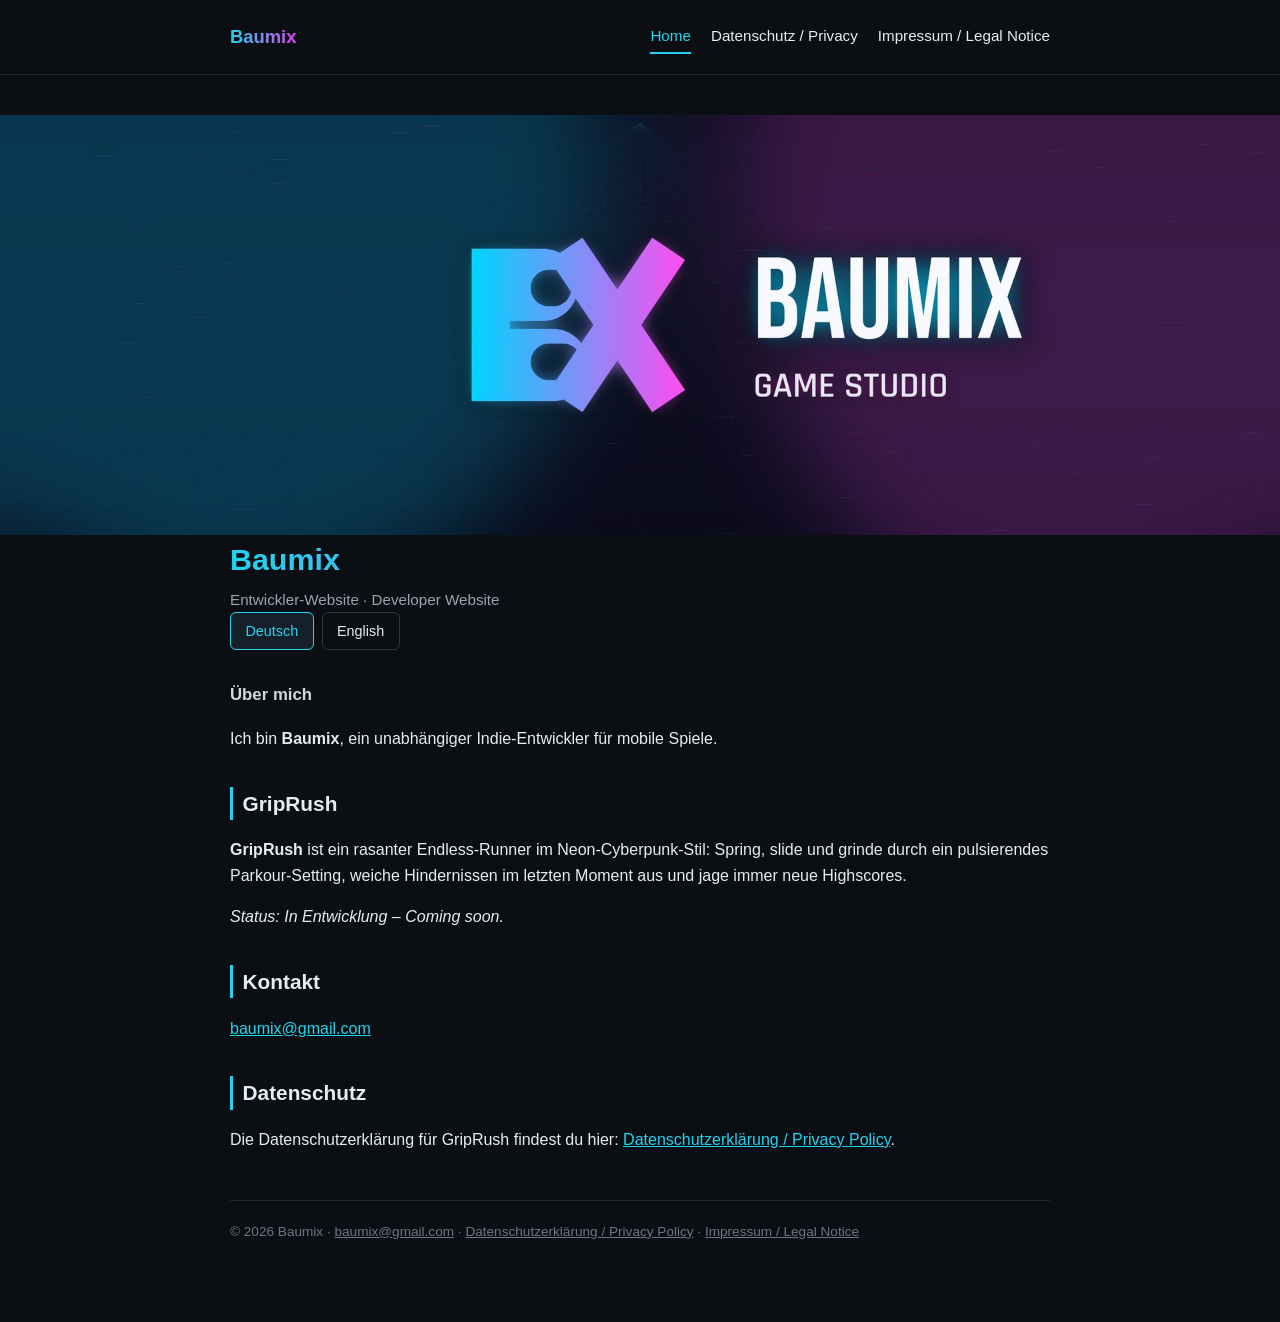
<file: index.html>
<!DOCTYPE html>
<html lang="de">
<head>
<meta charset="UTF-8">
<meta name="viewport" content="width=device-width, initial-scale=1.0">
<title>Baumix – Entwickler-Website / Developer Website</title>
<meta name="description" content="Baumix – Indie-Entwickler. Aktuelles Projekt: GripRush, ein Neon-Cyberpunk Endless-Runner für Android.">
<link rel="stylesheet" href="styles.css">
</head>
<body>
<header class="site-header">
  <div class="wrap">
    <a class="brand" href="index.html">Baumix</a>
    <nav class="site-nav">
      <a href="index.html" class="current">Home</a>
      <a href="privacy.html">Datenschutz / Privacy</a>
      <a href="impressum.html">Impressum / Legal Notice</a>
    </nav>
  </div>
</header>

<div class="hero-banner">
  <img src="assets/dev-header.jpg" alt="Baumix – Game Studio" width="1920" height="1080" loading="eager">
</div>

<div class="wrap">
  <header>
    <h1>Baumix</h1>
    <div class="subtitle">Entwickler-Website · Developer Website</div>
  </header>

  <div class="lang-switch">
    <a href="#de" id="tab-de" class="active" onclick="showLang('de')">Deutsch</a>
    <a href="#en" id="tab-en" onclick="showLang('en')">English</a>
  </div>

  <section id="de" class="lang-section active" lang="de">
    <h3>Über mich</h3>
    <p>Ich bin <strong>Baumix</strong>, ein unabhängiger Indie-Entwickler für
    mobile Spiele.</p>

    <h2>GripRush</h2>
    <p>
      <strong>GripRush</strong> ist ein rasanter Endless-Runner im
      Neon-Cyberpunk-Stil: Spring, slide und grinde durch ein pulsierendes
      Parkour-Setting, weiche Hindernissen im letzten Moment aus und jage
      immer neue Highscores.
    </p>
    <p><em>Status: In Entwicklung – Coming soon.</em></p>

    <h2>Kontakt</h2>
    <p><a href="#" class="mail-link" data-user="baumix" data-domain="gmail.com">wird geladen …</a></p>

    <h2>Datenschutz</h2>
    <p>Die Datenschutzerklärung für GripRush findest du hier:
    <a href="privacy.html">Datenschutzerklärung / Privacy Policy</a>.</p>
  </section>

  <section id="en" class="lang-section" lang="en">
    <h3>About me</h3>
    <p>I'm <strong>Baumix</strong>, an independent indie developer of mobile
    games.</p>

    <h2>GripRush</h2>
    <p>
      <strong>GripRush</strong> is a fast-paced endless runner set in a
      neon cyberpunk world: jump, slide, and grind through a pulsing
      parkour setting, dodge obstacles at the last second, and chase ever
      higher scores.
    </p>
    <p><em>Status: In development – coming soon.</em></p>

    <h2>Contact</h2>
    <p><a href="#" class="mail-link" data-user="baumix" data-domain="gmail.com">loading …</a></p>

    <h2>Privacy</h2>
    <p>The privacy policy for GripRush can be found here:
    <a href="privacy.html">Datenschutzerklärung / Privacy Policy</a>.</p>
  </section>

  <footer class="site-footer">
    &copy; 2026 Baumix · <a href="#" class="mail-link" data-user="baumix" data-domain="gmail.com">wird geladen …</a> ·
    <a href="privacy.html">Datenschutzerklärung / Privacy Policy</a> ·
    <a href="impressum.html">Impressum / Legal Notice</a>
  </footer>
</div>

<script>
function showLang(lang) {
  document.getElementById('de').classList.toggle('active', lang === 'de');
  document.getElementById('en').classList.toggle('active', lang === 'en');
  document.getElementById('tab-de').classList.toggle('active', lang === 'de');
  document.getElementById('tab-en').classList.toggle('active', lang === 'en');
}
// respect hash on load
if (location.hash === '#en') showLang('en');

// simple email de-obfuscation to reduce plain-text scraping
document.querySelectorAll('.mail-link').forEach(function (el) {
  var address = el.dataset.user + '@' + el.dataset.domain;
  el.href = 'mailto:' + address;
  el.textContent = address;
});
</script>
</body>
</html>
</file>
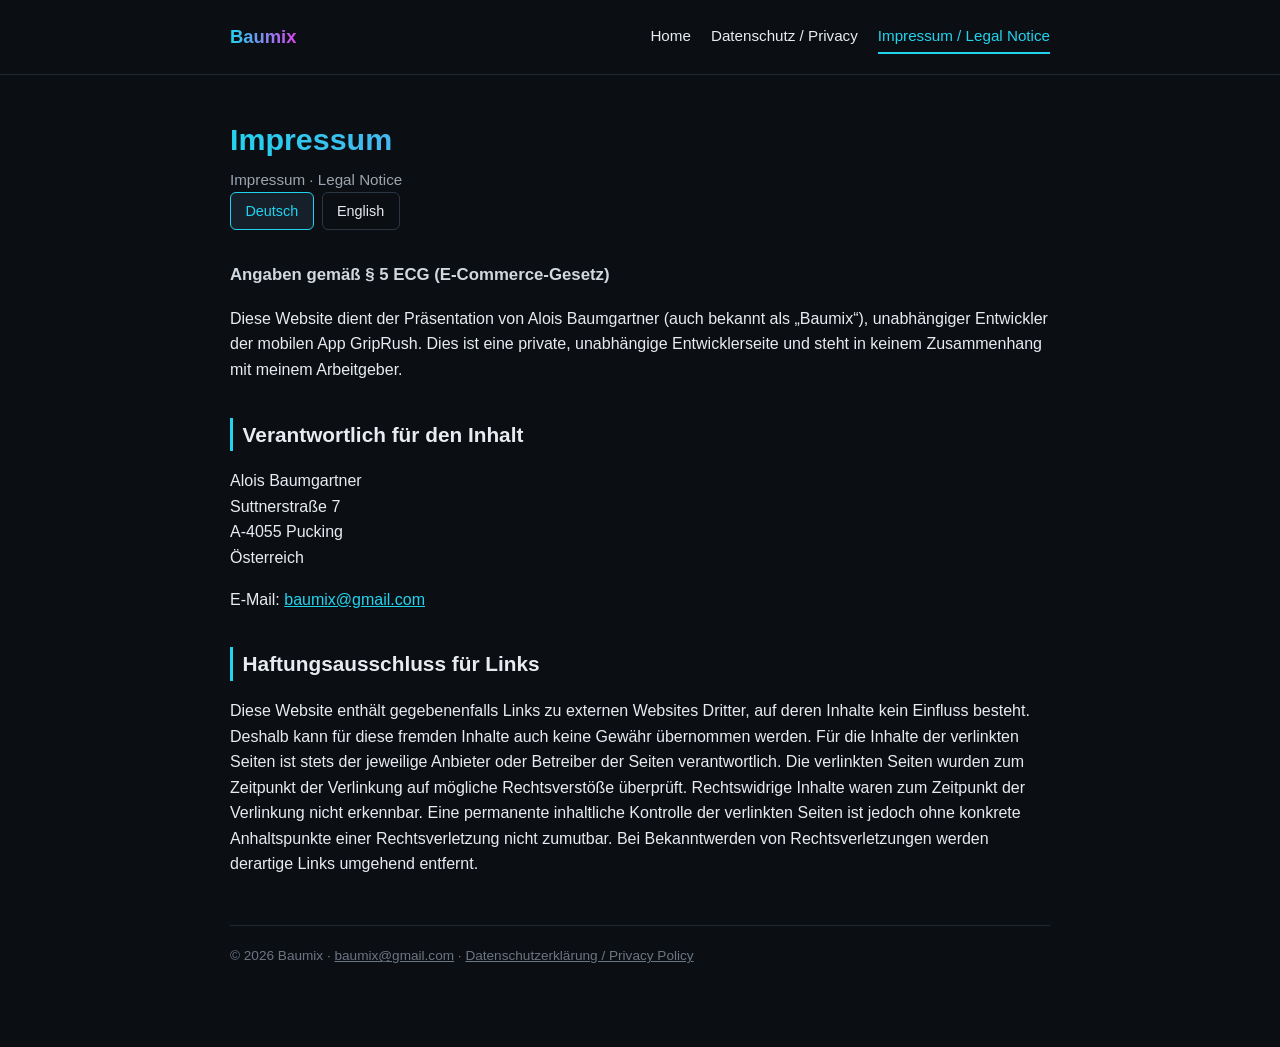
<file: impressum.html>
<!DOCTYPE html>
<html lang="de">
<head>
<meta charset="UTF-8">
<meta name="viewport" content="width=device-width, initial-scale=1.0">
<title>Impressum / Legal Notice – Baumix</title>
<meta name="description" content="Impressum und rechtliche Hinweise für die Baumix Entwickler-Website.">
<link rel="stylesheet" href="styles.css">
</head>
<body>
<header class="site-header">
  <div class="wrap">
    <a class="brand" href="index.html">Baumix</a>
    <nav class="site-nav">
      <a href="index.html">Home</a>
      <a href="privacy.html">Datenschutz / Privacy</a>
      <a href="impressum.html" class="current">Impressum / Legal Notice</a>
    </nav>
  </div>
</header>

<div class="wrap">
  <header>
    <h1>Impressum</h1>
    <div class="subtitle">Impressum · Legal Notice</div>
  </header>

  <div class="lang-switch">
    <a href="#de" id="tab-de" class="active" onclick="showLang('de')">Deutsch</a>
    <a href="#en" id="tab-en" onclick="showLang('en')">English</a>
  </div>

  <section id="de" class="lang-section active" lang="de">
    <h3>Angaben gemäß § 5 ECG (E-Commerce-Gesetz)</h3>
    <p>
      Diese Website dient der Präsentation von Alois Baumgartner (auch
      bekannt als „Baumix“), unabhängiger Entwickler der mobilen App
      GripRush. Dies ist eine private, unabhängige Entwicklerseite und
      steht in keinem Zusammenhang mit meinem Arbeitgeber.
    </p>

    <h2>Verantwortlich für den Inhalt</h2>
    <p>
      Alois Baumgartner<br>
      Suttnerstraße 7<br>
      A-4055 Pucking<br>
      Österreich
    </p>
    <p>E-Mail: <a href="#" class="mail-link" data-user="baumix" data-domain="gmail.com">wird geladen …</a></p>

    <h2>Haftungsausschluss für Links</h2>
    <p>
      Diese Website enthält gegebenenfalls Links zu externen Websites
      Dritter, auf deren Inhalte kein Einfluss besteht. Deshalb kann für
      diese fremden Inhalte auch keine Gewähr übernommen werden. Für die
      Inhalte der verlinkten Seiten ist stets der jeweilige Anbieter oder
      Betreiber der Seiten verantwortlich. Die verlinkten Seiten wurden
      zum Zeitpunkt der Verlinkung auf mögliche Rechtsverstöße überprüft.
      Rechtswidrige Inhalte waren zum Zeitpunkt der Verlinkung nicht
      erkennbar. Eine permanente inhaltliche Kontrolle der verlinkten
      Seiten ist jedoch ohne konkrete Anhaltspunkte einer
      Rechtsverletzung nicht zumutbar. Bei Bekanntwerden von
      Rechtsverletzungen werden derartige Links umgehend entfernt.
    </p>
  </section>

  <section id="en" class="lang-section" lang="en">
    <h3>Information according to § 5 ECG (Austrian E-Commerce Act)</h3>
    <p>
      This website serves to present Alois Baumgartner (also known as
      "Baumix"), independent developer of the mobile app GripRush. This is
      a private, independent developer website and is not affiliated with
      my employer.
    </p>

    <h2>Responsible for content</h2>
    <p>
      Alois Baumgartner<br>
      Suttnerstraße 7<br>
      A-4055 Pucking<br>
      Austria
    </p>
    <p>Email: <a href="#" class="mail-link" data-user="baumix" data-domain="gmail.com">loading …</a></p>

    <h2>Disclaimer for links</h2>
    <p>
      This website may contain links to external third-party websites over
      whose content we have no control. Therefore, we cannot assume any
      liability for these external contents. The respective provider or
      operator of the linked pages is always responsible for their
      content. The linked pages were checked for possible legal
      violations at the time of linking. No unlawful content was
      identifiable at the time of linking. Permanent monitoring of the
      content of linked pages is not reasonable without concrete
      evidence of a legal violation. If we become aware of any legal
      infringements, we will remove such links immediately.
    </p>
  </section>

  <footer class="site-footer">
    &copy; 2026 Baumix · <a href="#" class="mail-link" data-user="baumix" data-domain="gmail.com">wird geladen …</a> ·
    <a href="privacy.html">Datenschutzerklärung / Privacy Policy</a>
  </footer>
</div>

<script>
function showLang(lang) {
  document.getElementById('de').classList.toggle('active', lang === 'de');
  document.getElementById('en').classList.toggle('active', lang === 'en');
  document.getElementById('tab-de').classList.toggle('active', lang === 'de');
  document.getElementById('tab-en').classList.toggle('active', lang === 'en');
}
// respect hash on load
if (location.hash === '#en') showLang('en');

// simple email de-obfuscation to reduce plain-text scraping
document.querySelectorAll('.mail-link').forEach(function (el) {
  var address = el.dataset.user + '@' + el.dataset.domain;
  el.href = 'mailto:' + address;
  el.textContent = address;
});
</script>
</body>
</html>
</file>
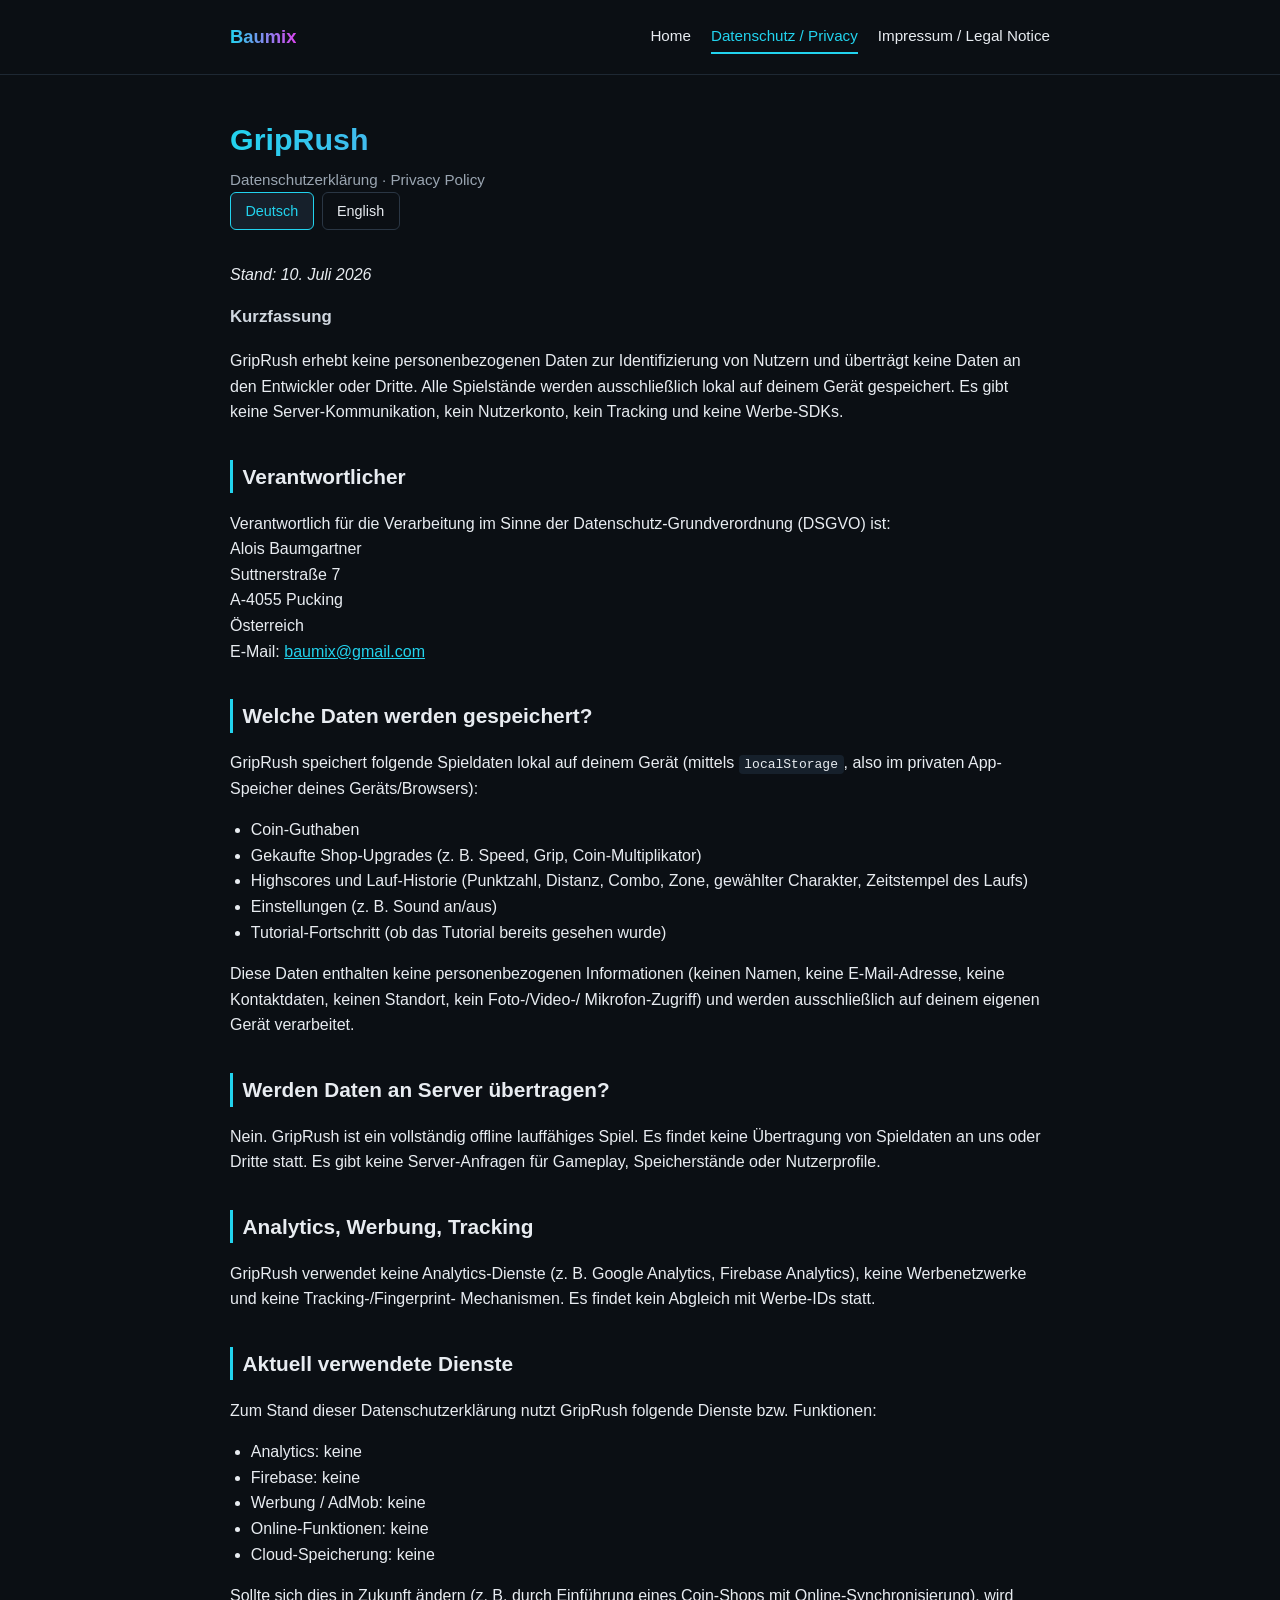
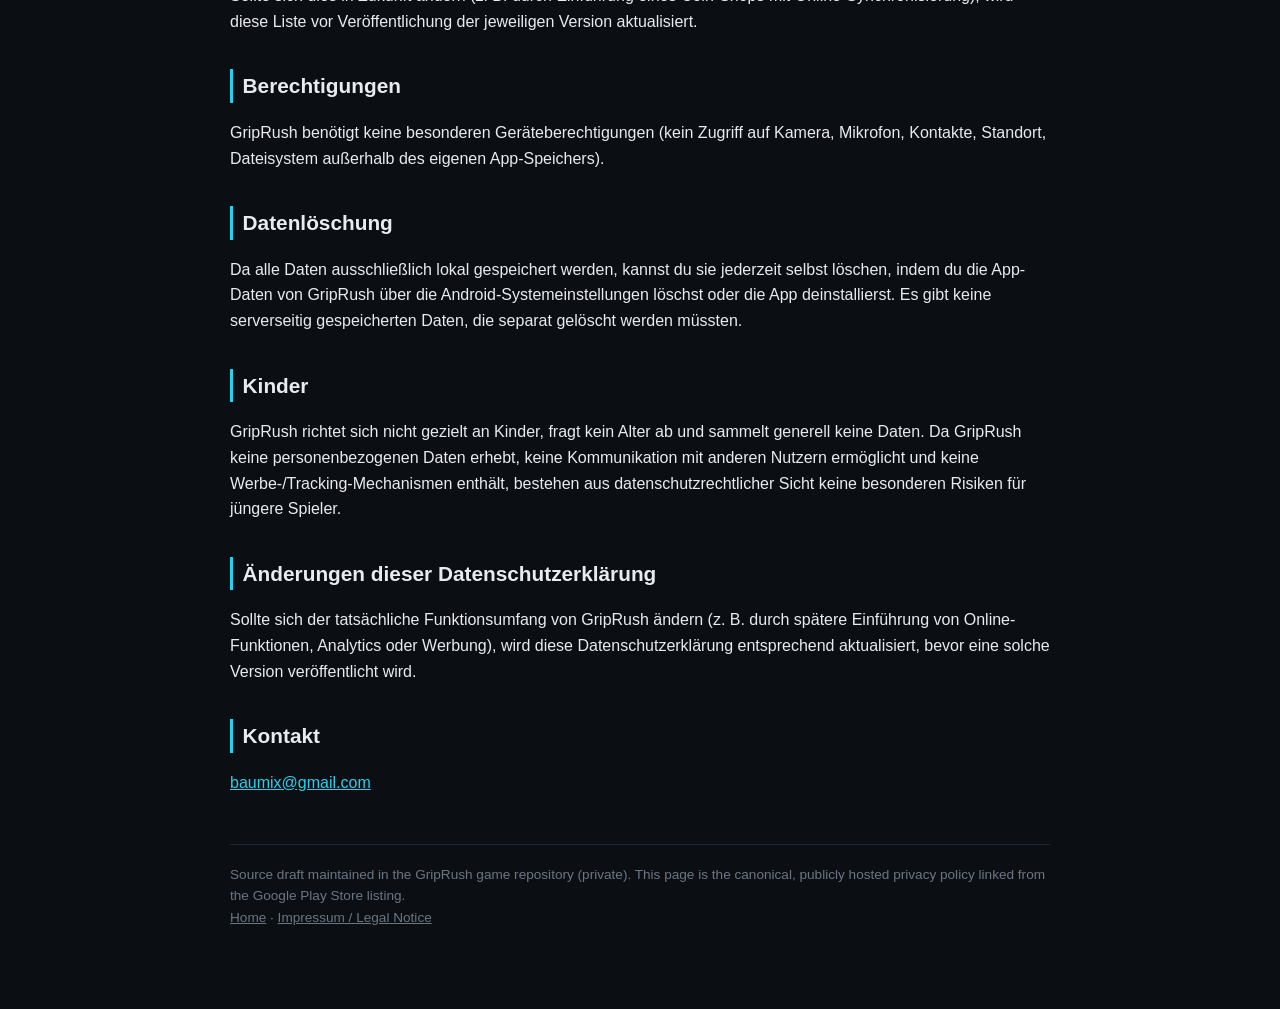
<file: privacy.html>
<!DOCTYPE html>
<html lang="de">
<head>
<meta charset="UTF-8">
<meta name="viewport" content="width=device-width, initial-scale=1.0">
<title>GripRush – Datenschutzerklärung / Privacy Policy</title>
<link rel="stylesheet" href="styles.css">
</head>
<body>
<header class="site-header">
  <div class="wrap">
    <a class="brand" href="index.html">Baumix</a>
    <nav class="site-nav">
      <a href="index.html">Home</a>
      <a href="privacy.html" class="current">Datenschutz / Privacy</a>
      <a href="impressum.html">Impressum / Legal Notice</a>
    </nav>
  </div>
</header>

<div class="wrap">
  <header>
    <h1>GripRush</h1>
    <div class="subtitle">Datenschutzerklärung · Privacy Policy</div>
  </header>

  <div class="lang-switch">
    <a href="#de" id="tab-de" class="active" onclick="showLang('de')">Deutsch</a>
    <a href="#en" id="tab-en" onclick="showLang('en')">English</a>
  </div>

  <section id="de" class="lang-section active" lang="de">
    <p><em>Stand: 10. Juli 2026</em></p>

    <h3>Kurzfassung</h3>
    <p>GripRush erhebt keine personenbezogenen Daten zur Identifizierung von
    Nutzern und überträgt keine Daten an den Entwickler oder Dritte. Alle
    Spielstände werden ausschließlich lokal auf deinem Gerät gespeichert.
    Es gibt keine Server-Kommunikation, kein Nutzerkonto, kein Tracking und
    keine Werbe-SDKs.</p>

    <h2>Verantwortlicher</h2>
    <p>
      Verantwortlich für die Verarbeitung im Sinne der
      Datenschutz-Grundverordnung (DSGVO) ist:<br>
      Alois Baumgartner<br>
      Suttnerstraße 7<br>
      A-4055 Pucking<br>
      Österreich<br>
      E-Mail: <a href="#" class="mail-link" data-user="baumix" data-domain="gmail.com">wird geladen …</a>
    </p>

    <h2>Welche Daten werden gespeichert?</h2>
    <p>GripRush speichert folgende Spieldaten lokal auf deinem Gerät (mittels
    <code>localStorage</code>, also im privaten App-Speicher deines Geräts/Browsers):</p>
    <ul>
      <li>Coin-Guthaben</li>
      <li>Gekaufte Shop-Upgrades (z. B. Speed, Grip, Coin-Multiplikator)</li>
      <li>Highscores und Lauf-Historie (Punktzahl, Distanz, Combo, Zone, gewählter Charakter, Zeitstempel des Laufs)</li>
      <li>Einstellungen (z. B. Sound an/aus)</li>
      <li>Tutorial-Fortschritt (ob das Tutorial bereits gesehen wurde)</li>
    </ul>
    <p>Diese Daten enthalten keine personenbezogenen Informationen (keinen Namen,
    keine E-Mail-Adresse, keine Kontaktdaten, keinen Standort, kein Foto-/Video-/
    Mikrofon-Zugriff) und werden ausschließlich auf deinem eigenen Gerät verarbeitet.</p>

    <h2>Werden Daten an Server übertragen?</h2>
    <p>Nein. GripRush ist ein vollständig offline lauffähiges Spiel. Es findet
    keine Übertragung von Spieldaten an uns oder Dritte statt. Es gibt keine
    Server-Anfragen für Gameplay, Speicherstände oder Nutzerprofile.</p>

    <h2>Analytics, Werbung, Tracking</h2>
    <p>GripRush verwendet keine Analytics-Dienste (z. B. Google Analytics,
    Firebase Analytics), keine Werbenetzwerke und keine Tracking-/Fingerprint-
    Mechanismen. Es findet kein Abgleich mit Werbe-IDs statt.</p>

    <h2>Aktuell verwendete Dienste</h2>
    <p>Zum Stand dieser Datenschutzerklärung nutzt GripRush folgende Dienste
    bzw. Funktionen:</p>
    <ul>
      <li>Analytics: keine</li>
      <li>Firebase: keine</li>
      <li>Werbung / AdMob: keine</li>
      <li>Online-Funktionen: keine</li>
      <li>Cloud-Speicherung: keine</li>
    </ul>
    <p>Sollte sich dies in Zukunft ändern (z. B. durch Einführung eines
    Coin-Shops mit Online-Synchronisierung), wird diese Liste vor
    Veröffentlichung der jeweiligen Version aktualisiert.</p>

    <h2>Berechtigungen</h2>
    <p>GripRush benötigt keine besonderen Geräteberechtigungen (kein Zugriff auf
    Kamera, Mikrofon, Kontakte, Standort, Dateisystem außerhalb des eigenen
    App-Speichers).</p>

    <h2>Datenlöschung</h2>
    <p>Da alle Daten ausschließlich lokal gespeichert werden, kannst du sie
    jederzeit selbst löschen, indem du die App-Daten von GripRush über die
    Android-Systemeinstellungen löschst oder die App deinstallierst. Es gibt
    keine serverseitig gespeicherten Daten, die separat gelöscht werden müssten.</p>

    <h2>Kinder</h2>
    <p>GripRush richtet sich nicht gezielt an Kinder, fragt kein Alter ab und
    sammelt generell keine Daten. Da GripRush keine personenbezogenen Daten
    erhebt, keine Kommunikation mit anderen Nutzern ermöglicht und keine
    Werbe-/Tracking-Mechanismen enthält, bestehen aus datenschutzrechtlicher
    Sicht keine besonderen Risiken für jüngere Spieler.</p>

    <h2>Änderungen dieser Datenschutzerklärung</h2>
    <p>Sollte sich der tatsächliche Funktionsumfang von GripRush ändern (z. B.
    durch spätere Einführung von Online-Funktionen, Analytics oder Werbung),
    wird diese Datenschutzerklärung entsprechend aktualisiert, bevor eine
    solche Version veröffentlicht wird.</p>

    <h2>Kontakt</h2>
    <p><a href="#" class="mail-link" data-user="baumix" data-domain="gmail.com">wird geladen …</a></p>
  </section>

  <section id="en" class="lang-section" lang="en">
    <p><em>Last updated: July 10, 2026</em></p>

    <h3>Summary</h3>
    <p>GripRush does not collect any personal data for identifying users and
    does not transmit any data to the developer or third parties. All
    game progress is stored locally on your device only. There is no server
    communication, no user account, no tracking, and no advertising SDKs.</p>

    <h2>Data controller</h2>
    <p>
      The controller responsible for processing under the General Data
      Protection Regulation (GDPR) is:<br>
      Alois Baumgartner<br>
      Suttnerstraße 7<br>
      A-4055 Pucking<br>
      Austria<br>
      Email: <a href="#" class="mail-link" data-user="baumix" data-domain="gmail.com">loading …</a>
    </p>

    <h2>What data is stored?</h2>
    <p>GripRush stores the following gameplay data locally on your device (via
    <code>localStorage</code>, i.e. your device's/browser's private app storage):</p>
    <ul>
      <li>Coin balance</li>
      <li>Purchased shop upgrades (e.g. speed, grip, coin multiplier)</li>
      <li>High scores and run history (score, distance, combo, zone, selected character, run timestamp)</li>
      <li>Settings (e.g. sound on/off)</li>
      <li>Tutorial progress (whether the tutorial has already been seen)</li>
    </ul>
    <p>This data contains no personally identifiable information (no name,
    email address, contact details, location, or camera/microphone/photo
    access) and is processed exclusively on your own device.</p>

    <h2>Is data transmitted to any server?</h2>
    <p>No. GripRush is a fully offline-capable game. No gameplay data is
    transmitted to us or any third party. There are no server requests for
    gameplay, save data, or user profiles.</p>

    <h2>Analytics, advertising, tracking</h2>
    <p>GripRush does not use any analytics services (e.g. Google Analytics,
    Firebase Analytics), advertising networks, or tracking/fingerprinting
    mechanisms. No advertising ID matching takes place.</p>

    <h2>Currently used services</h2>
    <p>As of this privacy policy, GripRush uses the following services or
    features:</p>
    <ul>
      <li>Analytics: none</li>
      <li>Firebase: none</li>
      <li>Advertising / AdMob: none</li>
      <li>Online features: none</li>
      <li>Cloud storage: none</li>
    </ul>
    <p>Should this change in the future (e.g. by introducing a coin shop with
    online synchronization), this list will be updated before the respective
    version is released.</p>

    <h2>Permissions</h2>
    <p>GripRush does not require any special device permissions (no access to
    camera, microphone, contacts, location, or file system outside its own
    app storage).</p>

    <h2>Data deletion</h2>
    <p>Since all data is stored locally only, you can delete it at any time
    yourself by clearing GripRush's app data via Android system settings or
    by uninstalling the app. There is no server-side stored data that would
    need to be deleted separately.</p>

    <h2>Children</h2>
    <p>GripRush is not specifically directed at children, does not ask for
    age, and does not collect any data in general. Since GripRush does not
    collect personal data, does not enable communication with other users,
    and contains no tracking/advertising mechanisms, there are no particular
    privacy risks for younger players from a data-protection standpoint.</p>

    <h2>Changes to this privacy policy</h2>
    <p>If GripRush's actual feature set changes in the future (e.g. by
    introducing online features, analytics, or advertising), this privacy
    policy will be updated accordingly before such a version is released.</p>

    <h2>Contact</h2>
    <p><a href="#" class="mail-link" data-user="baumix" data-domain="gmail.com">loading …</a></p>
  </section>

  <footer class="site-footer">
    Source draft maintained in the GripRush game repository (private).
    This page is the canonical, publicly hosted privacy policy linked from the
    Google Play Store listing.<br>
    <a href="index.html">Home</a> · <a href="impressum.html">Impressum / Legal Notice</a>
  </footer>
</div>

<script>
function showLang(lang) {
  document.getElementById('de').classList.toggle('active', lang === 'de');
  document.getElementById('en').classList.toggle('active', lang === 'en');
  document.getElementById('tab-de').classList.toggle('active', lang === 'de');
  document.getElementById('tab-en').classList.toggle('active', lang === 'en');
}
// respect hash on load
if (location.hash === '#en') showLang('en');

// simple email de-obfuscation to reduce plain-text scraping
document.querySelectorAll('.mail-link').forEach(function (el) {
  var address = el.dataset.user + '@' + el.dataset.domain;
  el.href = 'mailto:' + address;
  el.textContent = address;
});
</script>
</body>
</html>
</file>
<file: styles.css>
:root {
  color-scheme: dark;
  --bg: #0b0f14;
  --text: #e8ecf1;
  --muted: #9aa5b1;
  --muted-2: #6b7684;
  --border: #1e2833;
  --border-2: #2a3644;
  --panel: #10161d;
  --panel-2: #16202b;
  --accent-a: #22d3ee;
  --accent-b: #d946ef;
}

* { box-sizing: border-box; }

body {
  margin: 0;
  padding: 0;
  background: var(--bg);
  color: var(--text);
  font-family: -apple-system, BlinkMacSystemFont, "Segoe UI", Roboto, Helvetica, Arial, sans-serif;
  line-height: 1.6;
}

.wrap {
  max-width: 860px;
  margin: 0 auto;
  padding: 0 1.25rem 5rem;
}

a { color: var(--accent-a); }

/* Hero banner */
.hero-banner {
  width: 100%;
  background: var(--bg);
  line-height: 0;
  overflow: hidden;
}

.hero-banner img {
  display: block;
  width: 100%;
  height: auto;
  max-height: 420px;
  object-fit: cover;
  background: var(--bg);
}

/* Site header / nav */
.site-header {
  border-bottom: 1px solid var(--border);
  margin-bottom: 2.5rem;
}

.site-header .wrap {
  padding-top: 1.25rem;
  padding-bottom: 1.25rem;
  display: flex;
  align-items: center;
  justify-content: space-between;
  flex-wrap: wrap;
  gap: 0.75rem;
}

.brand {
  font-weight: 700;
  font-size: 1.15rem;
  text-decoration: none;
  background: linear-gradient(90deg, var(--accent-a), var(--accent-b));
  -webkit-background-clip: text;
  background-clip: text;
  color: transparent;
}

.site-nav {
  display: flex;
  gap: 1.25rem;
  flex-wrap: wrap;
}

.site-nav a {
  color: var(--text);
  text-decoration: none;
  font-size: 0.95rem;
  padding: 0.25rem 0;
  border-bottom: 2px solid transparent;
}

.site-nav a:hover,
.site-nav a.current {
  color: var(--accent-a);
  border-bottom-color: var(--accent-a);
}

/* Headings */
h1 {
  font-size: 1.9rem;
  margin: 0 0 0.25rem;
  background: linear-gradient(90deg, var(--accent-a), var(--accent-b));
  -webkit-background-clip: text;
  background-clip: text;
  color: transparent;
}

.subtitle {
  color: var(--muted);
  font-size: 0.95rem;
}

h2 {
  font-size: 1.3rem;
  margin-top: 2.2rem;
  border-left: 3px solid var(--accent-a);
  padding-left: 0.6rem;
}

h3 {
  font-size: 1.05rem;
  color: #d1d8e0;
}

ul { padding-left: 1.3rem; }

/* Language switch (used on privacy page) */
.lang-switch {
  display: flex;
  gap: 0.5rem;
  margin-bottom: 2rem;
}

.lang-switch a {
  padding: 0.4rem 0.9rem;
  border: 1px solid var(--border-2);
  border-radius: 6px;
  text-decoration: none;
  color: var(--text);
  font-size: 0.9rem;
}

.lang-switch a.active {
  background: var(--panel-2);
  border-color: var(--accent-a);
  color: var(--accent-a);
}

section.lang-section { display: none; }
section.lang-section.active { display: block; }

/* Footer */
.site-footer {
  margin-top: 3rem;
  color: var(--muted-2);
  font-size: 0.85rem;
  border-top: 1px solid var(--border);
  padding-top: 1.2rem;
}

.site-footer a { color: var(--muted-2); }

code {
  background: var(--panel-2);
  padding: 0.1rem 0.35rem;
  border-radius: 4px;
}

@media (max-width: 600px) {
  .site-header .wrap {
    flex-direction: column;
    align-items: flex-start;
  }
  .site-nav {
    gap: 1rem;
  }
}
</file>
